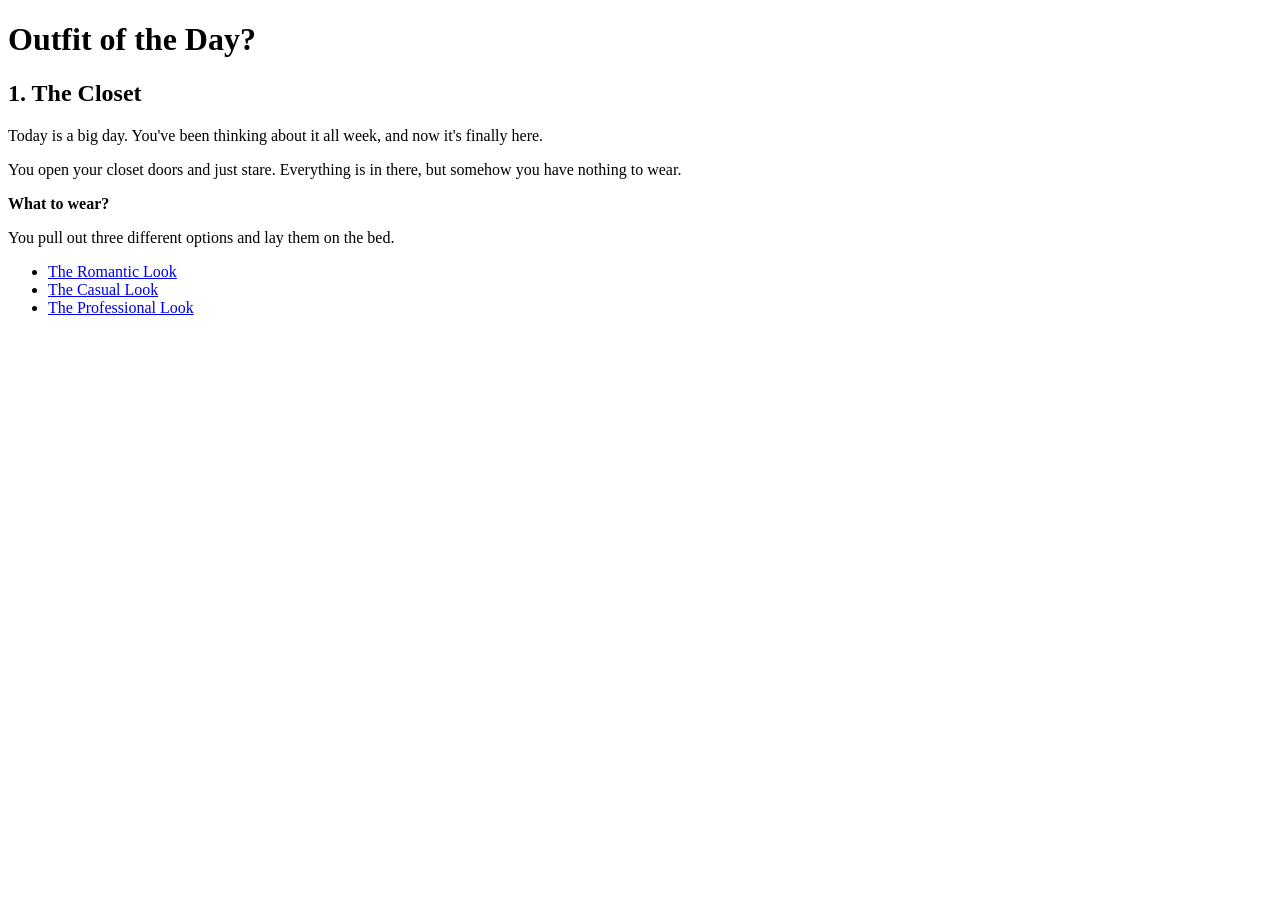
<file: hypertext/index.html>
<!DOCTYPE html>
<html lang="en">
<head>
  <meta charset="UTF-8">
  <title>Outfit of the Day? - The Closet</title>
  <meta name="viewport" content="width=device-width,initial-scale=1">
</head>
<body>
  <h1>Outfit of the Day?</h1>
  <h2>1. The Closet</h2>
  <p>Today is a big day. You've been thinking about it all week, and now it's finally here.</p>
  <p>You open your closet doors and just stare. Everything is in there, but somehow you have nothing to wear.</p>
  <p><b>What to wear?</b></p>
  <p>You pull out three different options and lay them on the bed.</p>
  <ul>
    <li><a href="page2.html#romantic">The Romantic Look</a></li>
    <li><a href="page2.html#casual">The Casual Look</a></li>
    <li><a href="page2.html#professional">The Professional Look</a></li>
  </ul>
</body>
</html>
</file>
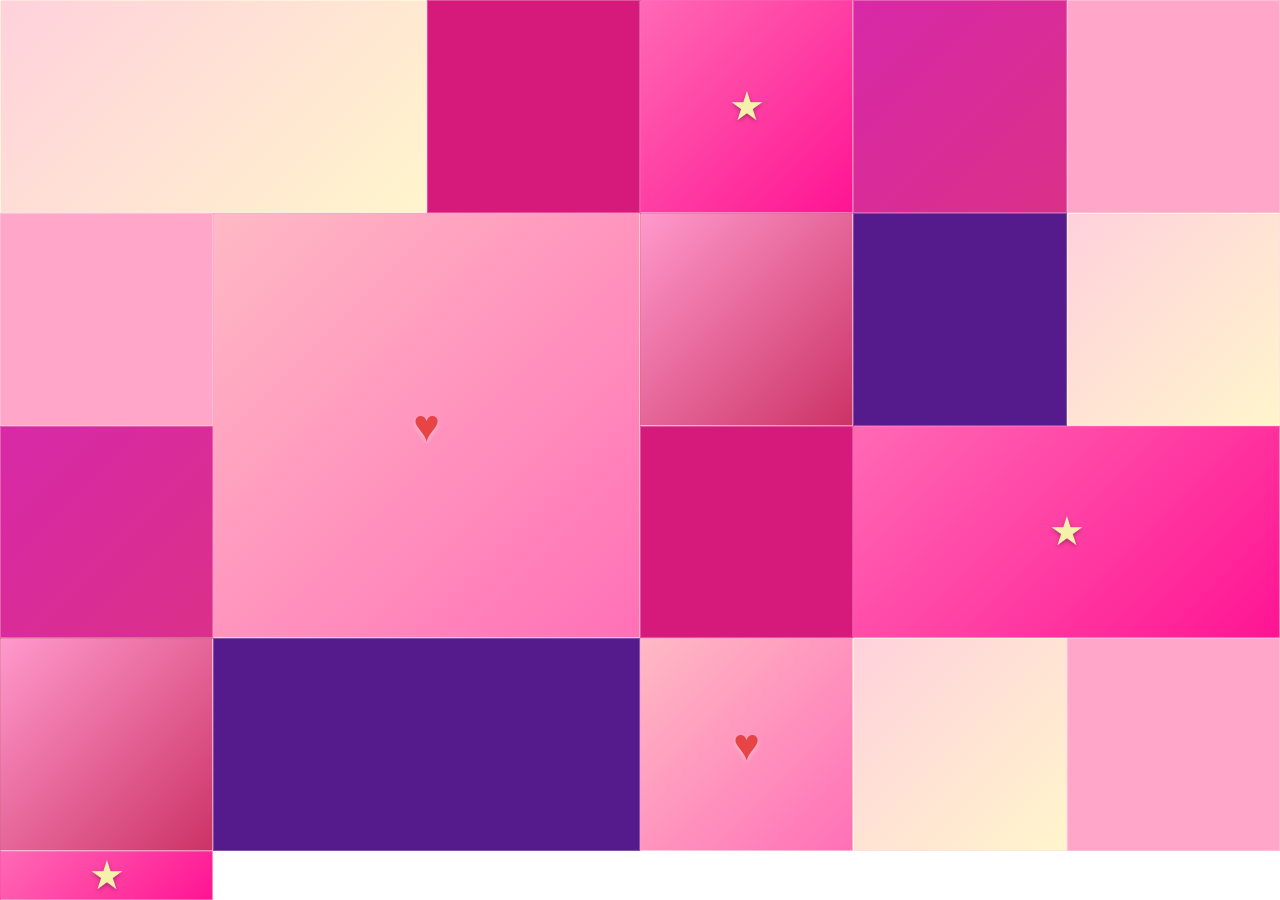
<file: quilt/index.html>
<!DOCTYPE html>
<html lang="en">
<head>
  <meta charset="UTF-8">
  <title>Geometric Quilt Pattern - Stars & Hearts</title>
  <meta name="viewport" content="width=device-width, initial-scale=1.0">
  <link rel="stylesheet" href="css/styles.css">
</head>
<body>
  <div class="quilt-container">
    <!-- Row 1 -->
    <div class="quilt-item pink-gradient-1 span-2"></div>
    <div class="quilt-item pink-solid-1"></div>
    <div class="quilt-item star-patch">★</div>
    <div class="quilt-item pink-gradient-2"></div>
    <div class="quilt-item pink-solid-2"></div>

    <!-- Row 2 -->
    <div class="quilt-item pink-solid-2"></div>
    <div class="quilt-item heart-patch span-2" style="grid-row: span 2;">♥</div>
    <div class="quilt-item pink-gradient-3"></div>
    <div class="quilt-item purple-solid"></div>
    <div class="quilt-item pink-gradient-1"></div>

    <!-- Row 3 -->
    <div class="quilt-item pink-gradient-2"></div>
    <div class="quilt-item pink-solid-1"></div>
    <div class="quilt-item star-patch span-2">★</div>
    <div class="quilt-item pink-gradient-3"></div>

    <!-- Row 4 -->
    <div class="quilt-item purple-solid span-2"></div>
    <div class="quilt-item heart-patch">♥</div>
    <div class="quilt-item pink-gradient-1"></div>
    <div class="quilt-item pink-solid-2"></div>
    <div class="quilt-item star-patch">★</div>
  </div>
</body>
</html>
</file>
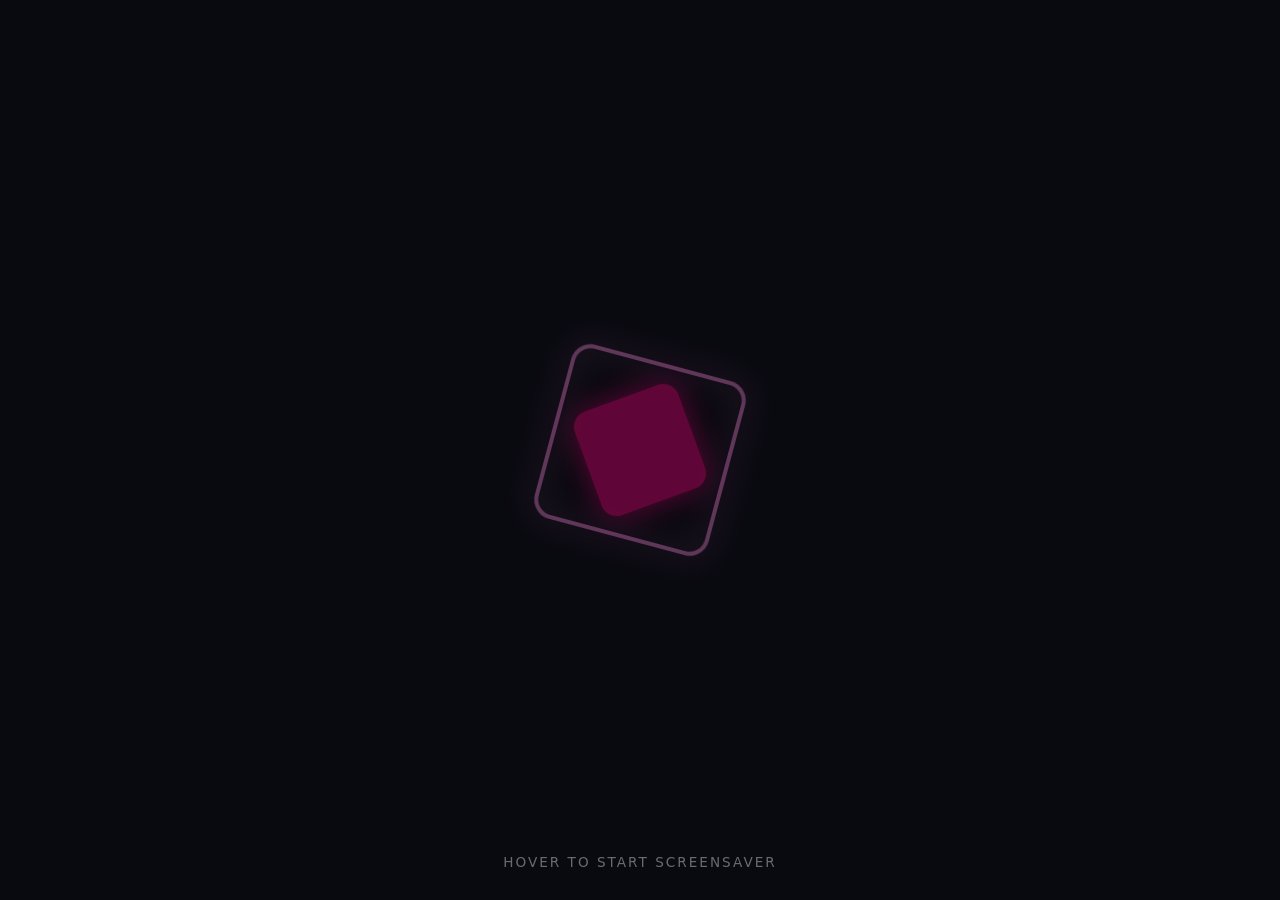
<file: screensaver/index.html>
<!DOCTYPE html>
<html lang="en">
<head>
  <meta charset="UTF-8" />
  <meta name="viewport" content="width=device-width, initial-scale=1.0"/>
  <title>Dual Square Screensaver</title>
  <style>
    /* Dark Canvas */
    * { box-sizing: border-box; margin: 0; padding: 0; }
    body {
      background: #090910;
      height: 100vh;
      display: flex;
      justify-content: center;
      align-items: center;
      font-family: system-ui, sans-serif;
      overflow: hidden;
      cursor: pointer;
    }

    /* Helper Instruction */
    .hint {
      position: absolute;
      bottom: 30px;
      color: rgba(255, 255, 255, 0.4);
      font-size: 0.85rem;
      letter-spacing: 2px;
      text-transform: uppercase;
      transition: opacity 0.4s ease;
      pointer-events: none;
    }
    body:hover .hint { opacity: 0; }

    /* Screensaver Container & Centered Base Squares */
    .screensaver { position: relative; width: 220px; height: 220px; }
    .screensaver div {
      position: absolute;
      inset: 0;
      margin: auto;
      opacity: 0.35;
      filter: drop-shadow(0 0 15px currentColor);
      transition: transform 0.6s ease, opacity 0.6s ease, filter 0.6s ease;
    }

    /* Square 1: Neon Purple Outline Square */
    .screensaver div:nth-child(1) {
      width: 180px;
      height: 180px;
      border: 4px solid #ff8ee1;
      border-radius: 20px;
      color: #ff8ee1;
      transform: rotate(15deg);
    }

    /* Square 2: Solid Magenta Accent Square */
    .screensaver div:nth-child(2) {
      width: 110px;
      height: 110px;
      background: #ff007f;
      border-radius: 16px;
      color: #ff007f;
      transform: rotate(-20deg);
    }

    /* :hover - Fade in & Trigger Continuous Animations */
    body:hover .screensaver div { opacity: 0.9; }
    body:hover .screensaver div:nth-child(1) { animation: rotatePulse 6s ease-in-out infinite alternate; }
    body:hover .screensaver div:nth-child(2) { animation: floatSpin 4s ease-in-out infinite alternate; }

    /* :active - Speed up on click */
    body:active .screensaver div { animation-duration: 1.2s !important; filter: brightness(1.4) drop-shadow(0 0 25px currentColor); }

    /* Concise Keyframes */
    @keyframes rotatePulse {
      0%   { transform: rotate(15deg) translate(0, 0) scale(0.9); }
      100% { transform: rotate(195deg) translate(-30px, 20px) scale(1.15); }
    }

    @keyframes floatSpin {
      0%   { transform: rotate(-20deg) translate(0, 0) scale(1); }
      100% { transform: rotate(160deg) translate(40px, -30px) scale(1.25); }
    }
  </style>
</head>
<body>

  <div class="screensaver">
    <div></div>
    <div></div>
  </div>

  <div class="hint">Hover to start screensaver</div>

</body>
</html>
</file>
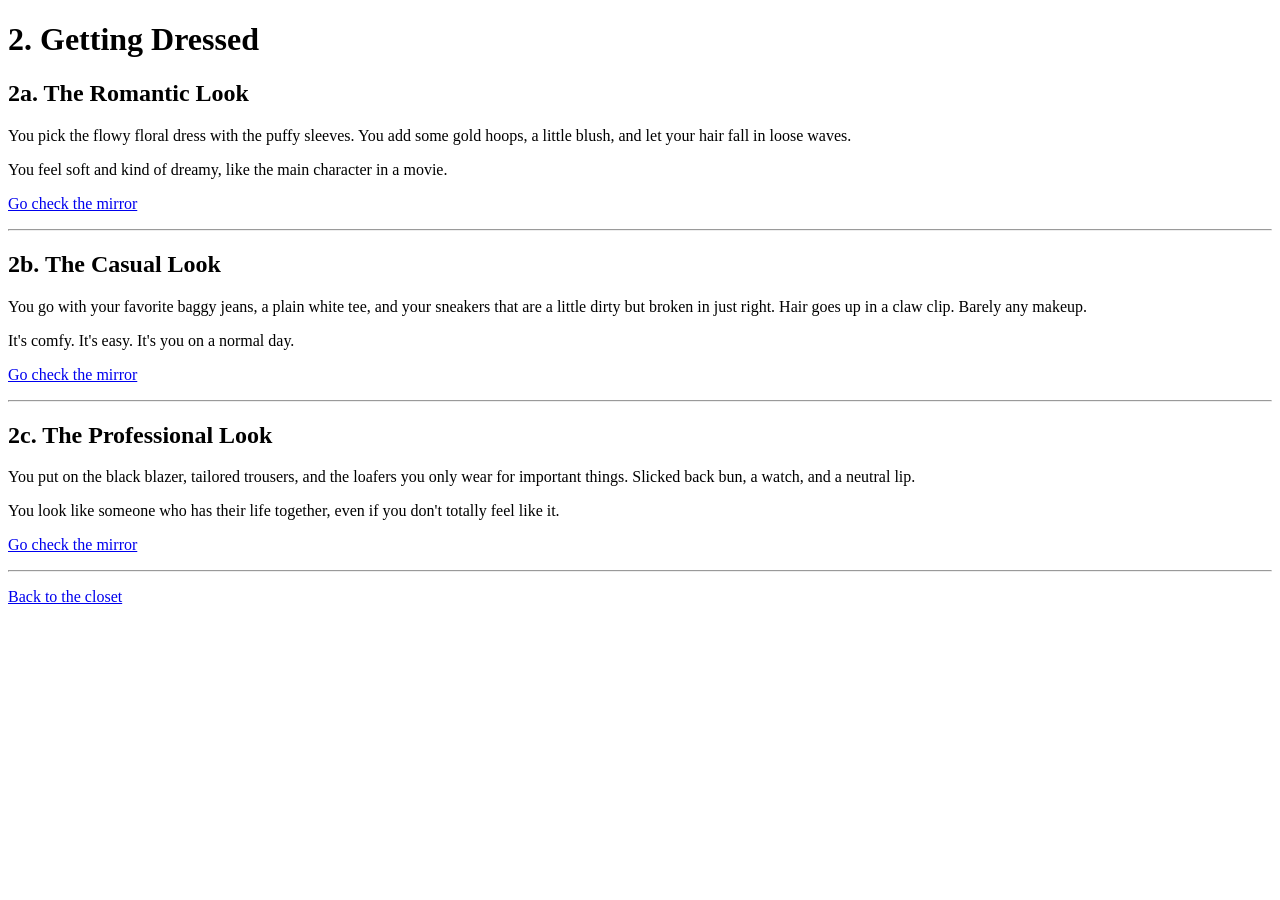
<file: hypertext/page2.html>
<!DOCTYPE html>
<html lang="en">
<head>
  <meta charset="UTF-8">
  <title>Outfit of the Day? - The Looks</title>
  <meta name="viewport" content="width=device-width,initial-scale=1">
</head>
<body>
  <h1>2. Getting Dressed</h1>

  <h2 id="romantic">2a. The Romantic Look</h2>
  <p>You pick the flowy floral dress with the puffy sleeves. You add some gold hoops, a little blush, and let your hair fall in loose waves.</p>
  <p>You feel soft and kind of dreamy, like the main character in a movie.</p>
  <p><a href="page3.html">Go check the mirror</a></p>

  <hr>

  <h2 id="casual">2b. The Casual Look</h2>
  <p>You go with your favorite baggy jeans, a plain white tee, and your sneakers that are a little dirty but broken in just right. Hair goes up in a claw clip. Barely any makeup.</p>
  <p>It's comfy. It's easy. It's you on a normal day.</p>
  <p><a href="page3.html">Go check the mirror</a></p>

  <hr>

  <h2 id="professional">2c. The Professional Look</h2>
  <p>You put on the black blazer, tailored trousers, and the loafers you only wear for important things. Slicked back bun, a watch, and a neutral lip.</p>
  <p>You look like someone who has their life together, even if you don't totally feel like it.</p>
  <p><a href="page3.html">Go check the mirror</a></p>

  <hr>
  <p><a href="index.html">Back to the closet</a></p>
</body>
</html>
</file>
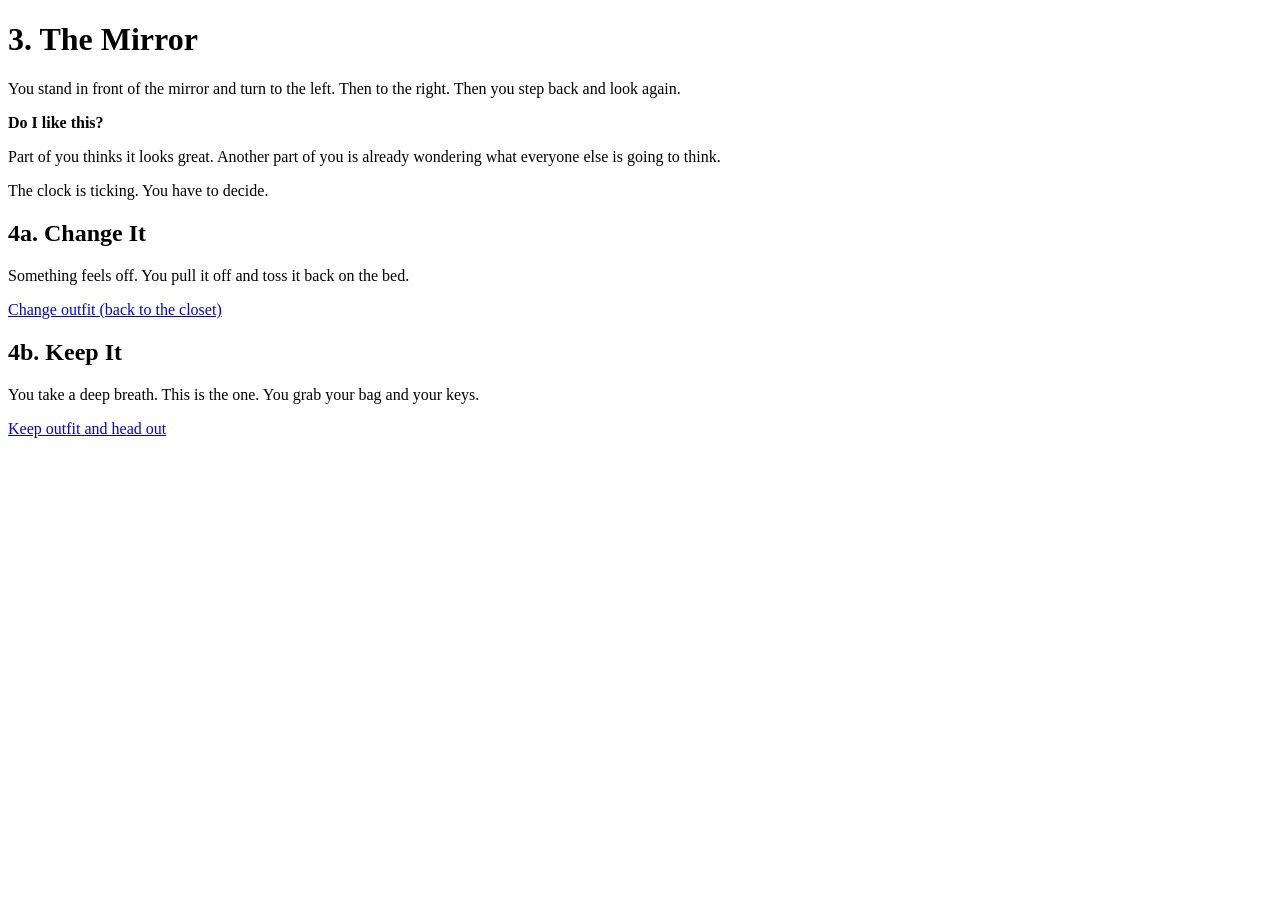
<file: hypertext/page3.html>
<!DOCTYPE html>
<html lang="en">
<head>
  <meta charset="UTF-8">
  <title>Outfit of the Day? - The Mirror</title>
  <meta name="viewport" content="width=device-width,initial-scale=1">
</head>
<body>
  <h1>3. The Mirror</h1>
  <p>You stand in front of the mirror and turn to the left. Then to the right. Then you step back and look again.</p>
  <p><b>Do I like this?</b></p>
  <p>Part of you thinks it looks great. Another part of you is already wondering what everyone else is going to think.</p>
  <p>The clock is ticking. You have to decide.</p>

  <h2>4a. Change It</h2>
  <p>Something feels off. You pull it off and toss it back on the bed.</p>
  <p><a href="index.html">Change outfit (back to the closet)</a></p>

  <h2>4b. Keep It</h2>
  <p>You take a deep breath. This is the one. You grab your bag and your keys.</p>
  <p><a href="page4.html">Keep outfit and head out</a></p>
</body>
</html>
</file>
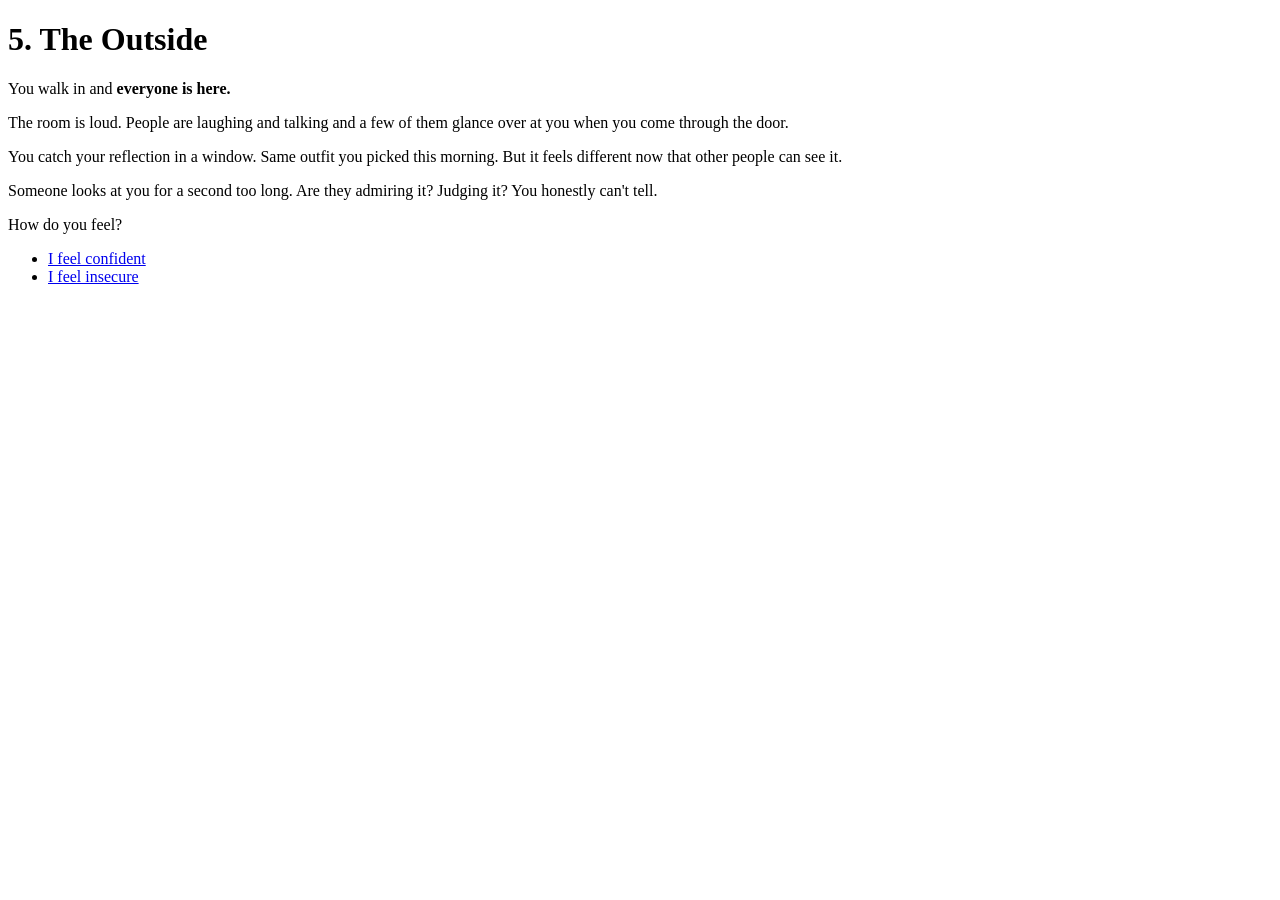
<file: hypertext/page4.html>
<!DOCTYPE html>
<html lang="en">
<head>
  <meta charset="UTF-8">
  <title>Outfit of the Day? - The Outside</title>
  <meta name="viewport" content="width=device-width,initial-scale=1">
</head>
<body>
  <h1>5. The Outside</h1>
  <p>You walk in and <b>everyone is here.</b></p>
  <p>The room is loud. People are laughing and talking and a few of them glance over at you when you come through the door.</p>
  <p>You catch your reflection in a window. Same outfit you picked this morning. But it feels different now that other people can see it.</p>
  <p>Someone looks at you for a second too long. Are they admiring it? Judging it? You honestly can't tell.</p>
  <p>How do you feel?</p>
  <ul>
    <li><a href="page5.html#confident">I feel confident</a></li>
    <li><a href="page5.html#insecure">I feel insecure</a></li>
  </ul>
</body>
</html>
</file>
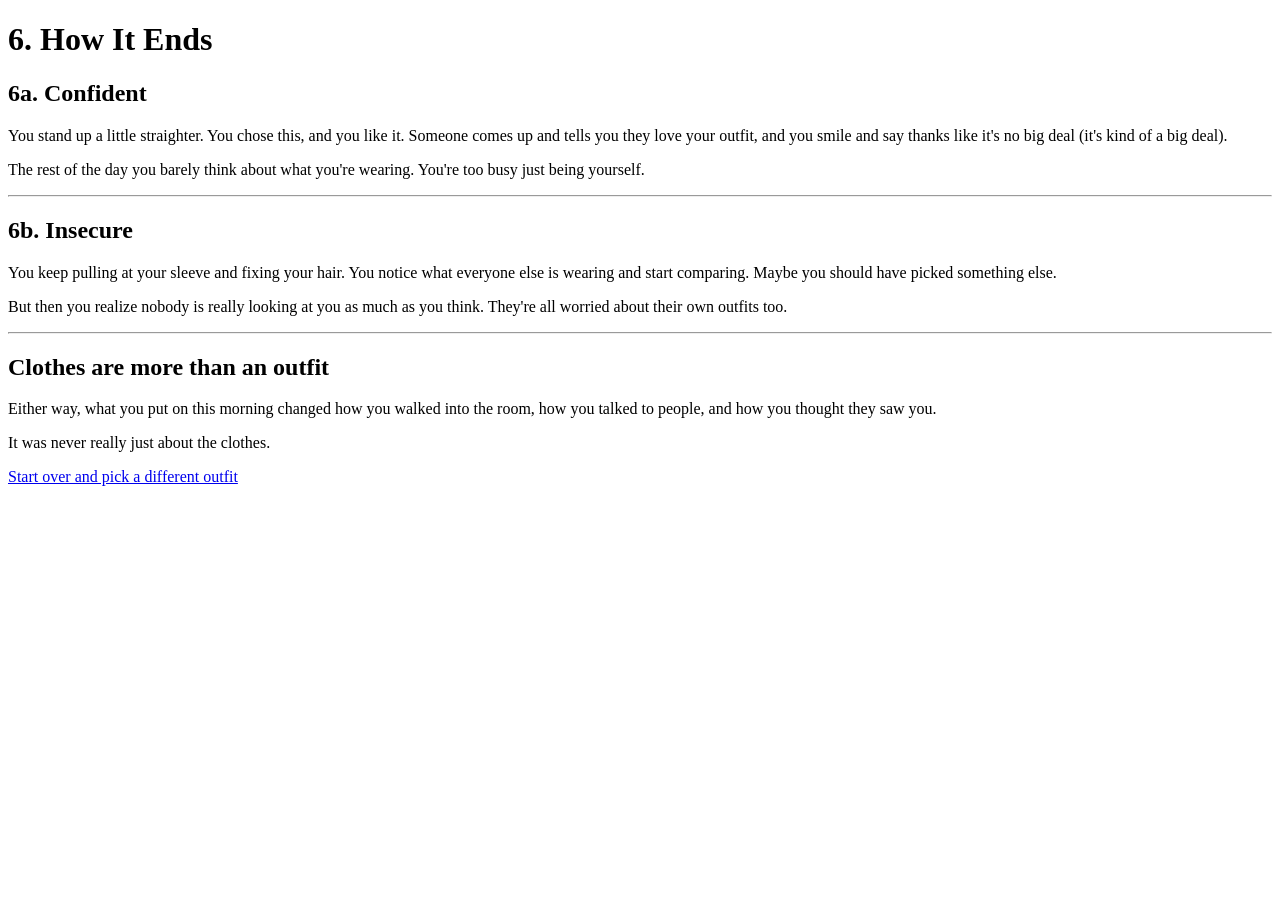
<file: hypertext/page5.html>
<!DOCTYPE html>
<html lang="en">
<head>
  <meta charset="UTF-8">
  <title>Outfit of the Day? - The End</title>
  <meta name="viewport" content="width=device-width,initial-scale=1">
</head>
<body>
  <h1>6. How It Ends</h1>

  <h2 id="confident">6a. Confident</h2>
  <p>You stand up a little straighter. You chose this, and you like it. Someone comes up and tells you they love your outfit, and you smile and say thanks like it's no big deal (it's kind of a big deal).</p>
  <p>The rest of the day you barely think about what you're wearing. You're too busy just being yourself.</p>

  <hr>

  <h2 id="insecure">6b. Insecure</h2>
  <p>You keep pulling at your sleeve and fixing your hair. You notice what everyone else is wearing and start comparing. Maybe you should have picked something else.</p>
  <p>But then you realize nobody is really looking at you as much as you think. They're all worried about their own outfits too.</p>

  <hr>

  <h2>Clothes are more than an outfit</h2>
  <p>Either way, what you put on this morning changed how you walked into the room, how you talked to people, and how you thought they saw you.</p>
  <p>It was never really just about the clothes.</p>

  <p><a href="index.html">Start over and pick a different outfit</a></p>
</body>
</html>
</file>
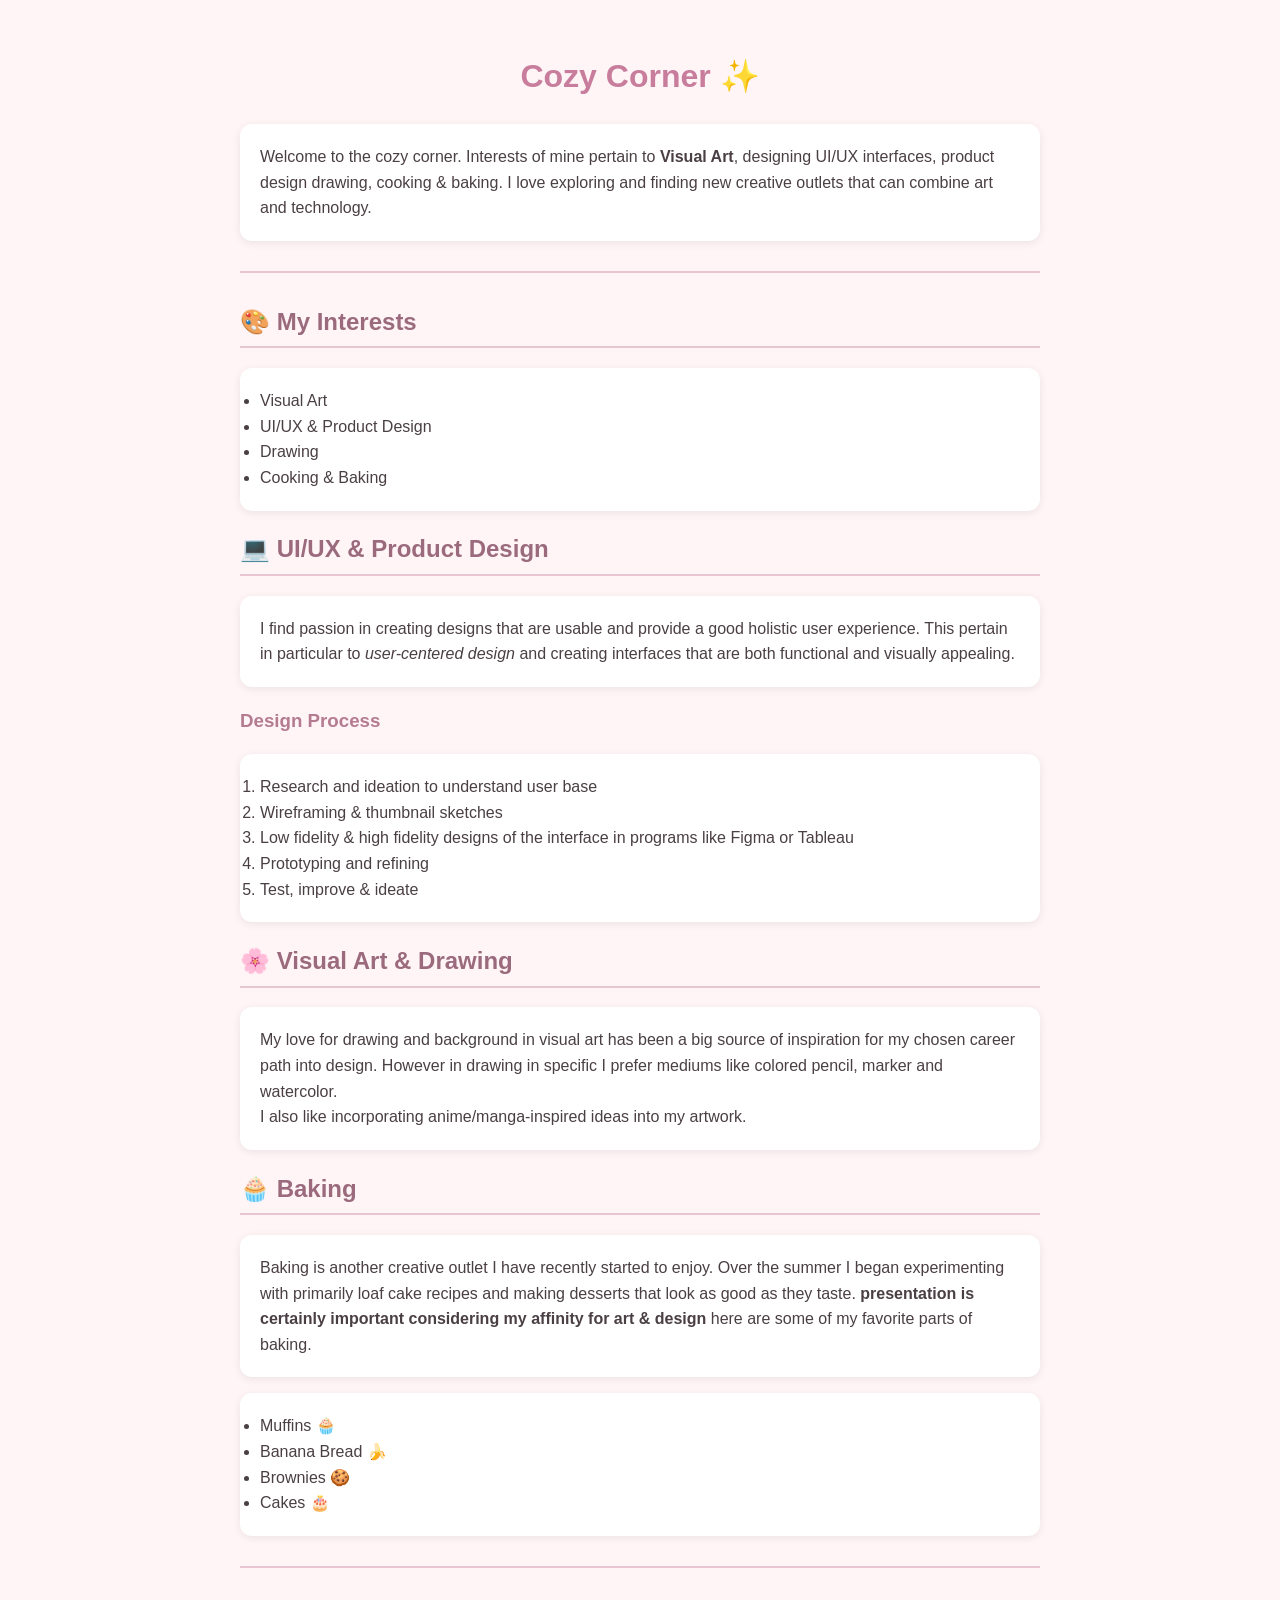
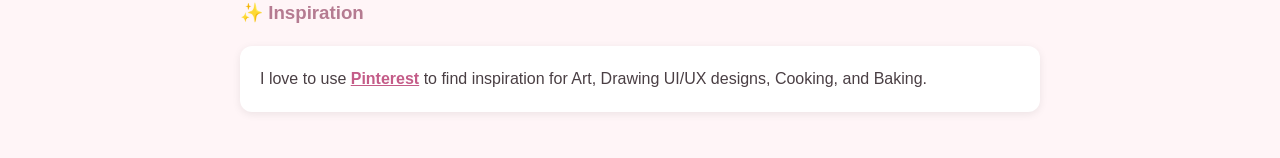
<file: Poem - Net Art Online/poem.html>
<!DOCTYPE html>
<html lang="en">
<head>
  <meta charset="UTF-8">
  <title>Cozy Corner</title>
  <meta name="viewport" content="width=device-width,initial-scale=1">
</head>
<body>

  <style>
    body {
      background-color: #fff5f7;
      color: #4a3f44;
      font-family: Arial, sans-serif;
      max-width: 800px;
      margin: auto;
      padding: 30px;
      line-height: 1.6;
    }

    h1 {
      color: #c77d9b;
      text-align: center;
    }

    h2 {
      color: #9b6b7d;
      border-bottom: 2px solid #e8c5d2;
      padding-bottom: 5px;
    }

    h3 {
      color: #b57b91;
    }

    p, ul, ol {
      background-color: white;
      padding: 20px;
      border-radius: 12px;
      box-shadow: 0 2px 8px rgba(0, 0, 0, 0.08);
    }

    a {
      color: #c45c88;
      font-weight: bold;
    }

    hr {
      border: none;
      border-top: 2px solid #e8c5d2;
      margin: 30px 0;
    }
  </style>

</head>

<body>


  <h1>Cozy Corner ✨</h1>

  <p>
    Welcome to the cozy corner. Interests of mine pertain to
    <strong>Visual Art</strong>, designing UI/UX interfaces, product design
    drawing, cooking & baking. I love exploring and finding new creative outlets that can
    combine art and technology.
  </p>

  <hr>

  <h2>🎨 My Interests</h2>

  <ul>
    <li>Visual Art</li>
    <li>UI/UX & Product Design</li>
    <li>Drawing</li>
    <li>Cooking & Baking</li>
  </ul>

  <h2>💻 UI/UX & Product Design</h2>

  <p>
    I find passion in creating designs that are usable and provide a good holistic user experience.
    This pertain in particular to <em>user-centered design</em> and
    creating interfaces that are both functional and visually appealing.
  </p>

  <h3> Design Process</h3>

  <ol>
    <li>Research and ideation to understand user base</li>
    <li>Wireframing & thumbnail sketches</li>
    <li>Low fidelity & high fidelity designs of the interface in programs like Figma or Tableau</li>
    <li>Prototyping and refining</li>
    <li>Test, improve & ideate</li>
  </ol>

  <h2>🌸 Visual Art & Drawing</h2>

  <p>
    My love for drawing and background in visual art has been a big source of inspiration for my chosen career path into design.
    However in drawing in specific I prefer mediums like colored pencil, marker and watercolor.
    <br>
    I also like incorporating&nbsp;anime/manga-inspired&nbsp;ideas into my artwork.
  </p>

  <h2>🧁 Baking</h2>

  <p>
    Baking is another creative outlet I have recently started to enjoy. Over the summer I began experimenting with
    primarily loaf cake recipes and making desserts that look as good as they taste.
    <b>presentation is certainly important considering my affinity for art & design</b> here are some of my favorite parts of baking.
  </p>

  <ul>
    <li>Muffins 🧁</li>
    <li>Banana Bread 🍌</li>
    <li>Brownies 🍪</li>
    <li>Cakes 🎂</li>
  </ul>

  <hr>

  <h3>✨ Inspiration</h3>

  <p>
    I love to use
    <a href="https://www.pinterest.com/">Pinterest</a>
    to find inspiration for Art, Drawing UI/UX designs, Cooking,
    and Baking.
  </p>

</body>
</html>
</file>
<file: quilt/css/styles.css>
/* 1. Normalize Rule (Required) */
* { 
  margin: 0;   
}

/* 2. Full-Screen Container Rules */
body, html {
  width: 100vw;
  height: 100vh;
  overflow: hidden;
}

.quilt-container {
  display: grid;
  /* 6 columns and 4 rows to accommodate different sizes */
  grid-template-columns: repeat(6, 1fr);
  grid-template-rows: repeat(4, 1fr);
  width: 100vw;
  height: 100vh;
}

/* 3. Base Item Rules */
.quilt-item {
  width: 100%;
  height: 100%;
  border: 1px solid rgba(255, 255, 255, 0.25);
  box-sizing: border-box;
  display: flex;
  align-items: center;
  justify-content: center;
}

/* Grid Spanning for Different Sizes */
.span-2 {
  grid-column: span 2;
}

/* --- Required: At Least Five Unique Div Types (Classes) --- */

/* Class 1: Soft Pink Gradient */
.pink-gradient-1 {
  background-image: linear-gradient(135deg, #FFD1DC 0%, #FFF5CC 100%);
}

/* Class 2: Bold Magenta Solid */
.pink-solid-1 {
  background-color: #D61A7C;
}

/* Class 3: Star Patch (Custom shape styling) */
.star-patch {
  background-image: linear-gradient(135deg, #FF69B4 0%, #FF1493 100%);
  color: #f5f1ab; /* Bright yellow star */
  font-size: 2.5rem;
  text-shadow: 0 2px 4px rgba(0,0,0,0.3);
}

/* Class 4: Heart Patch (Custom shape styling) */
.heart-patch {
  background-image: linear-gradient(135deg, #FFB6C1 0%, #FF69B4 100%);
  color: #e63c3c; /* Deep red heart contrast */
  font-size: 2.8rem;
  opacity: 0.95;
  text-shadow: 0 2px 4px rgba(255,255,255,0.4);
}

/* Class 5: Contrasting Purple Solid */
.purple-solid {
  background-color: #551A8B;
}

/* --- Additional Unique Classes for Variety --- */
.pink-gradient-2 {
  background-image: linear-gradient(135deg, #D4129F 0%, #D61A7C 100%);
  opacity: 0.9;
}

.pink-gradient-3 {
  background-image: linear-gradient(135deg, #FF99CC 0%, #CC3366 100%);
}

.pink-solid-2 {
  background-color: #FFA6C9;
}
</file>
